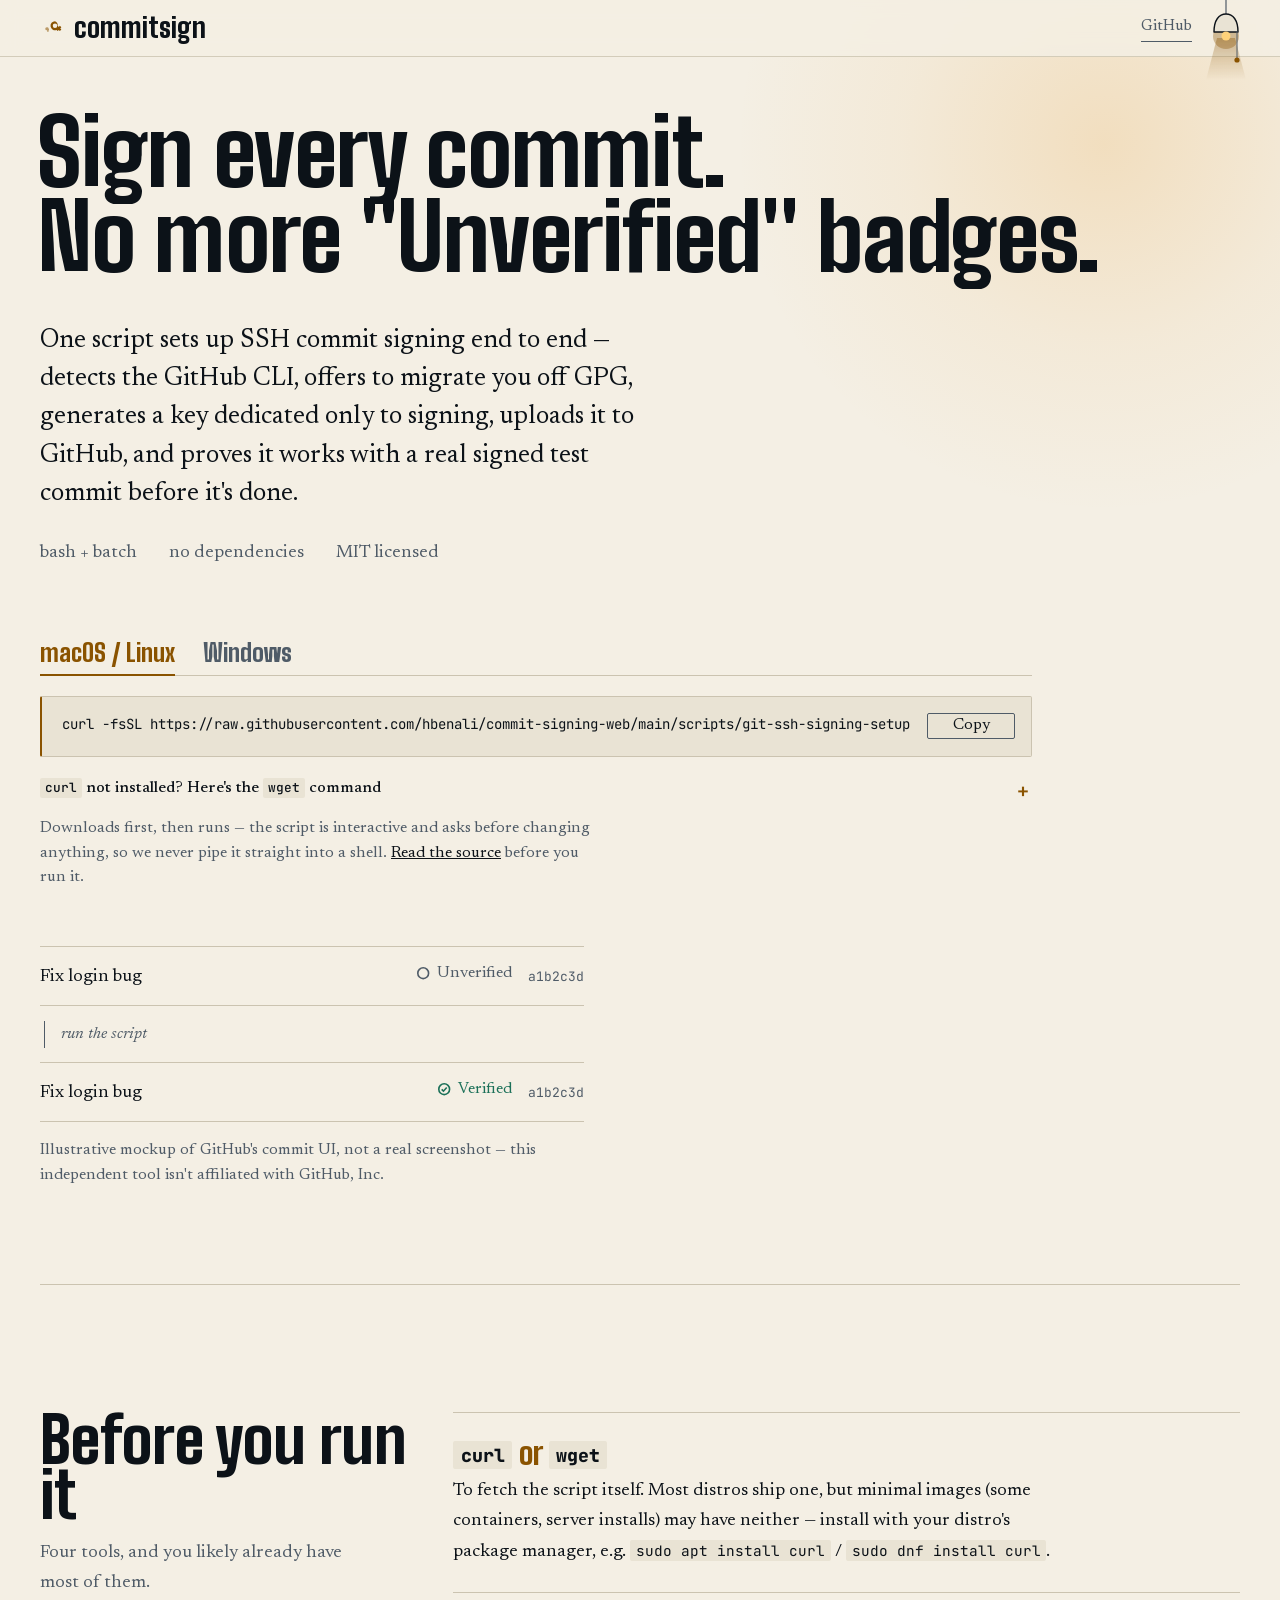
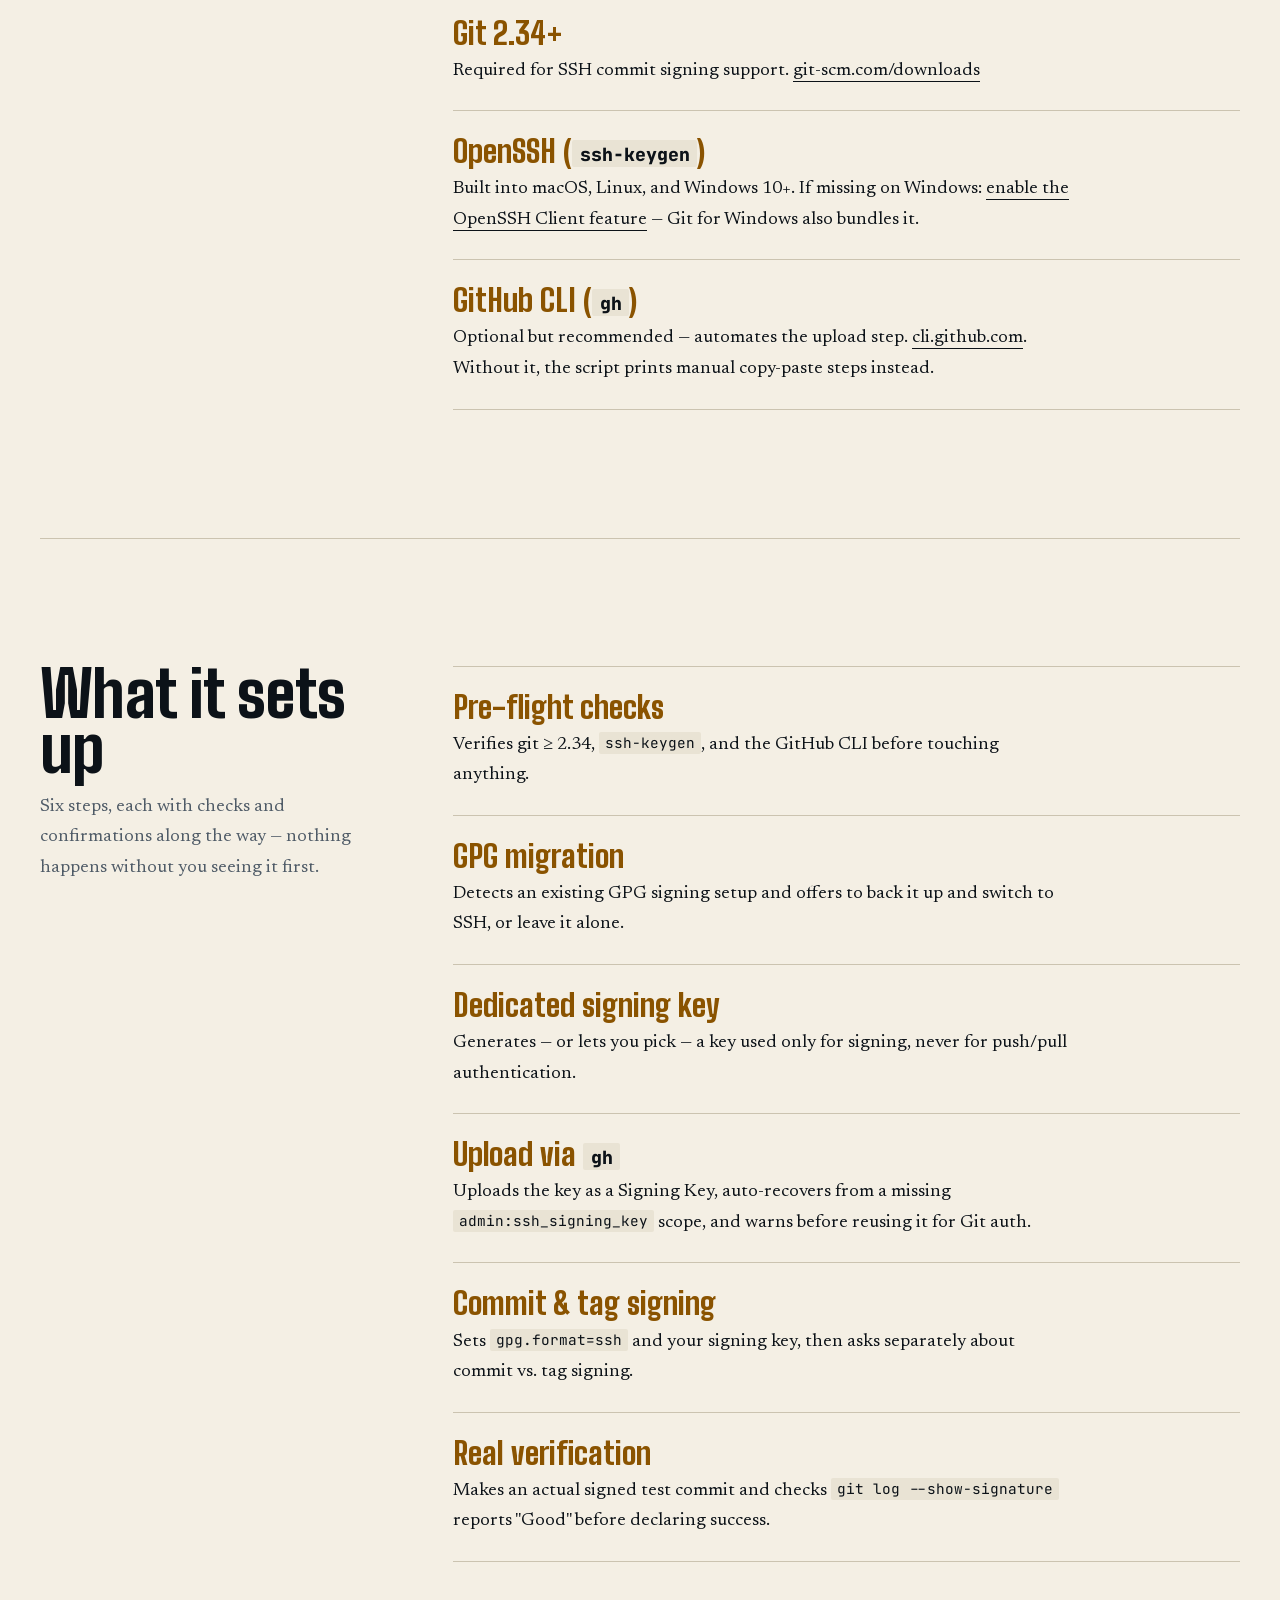
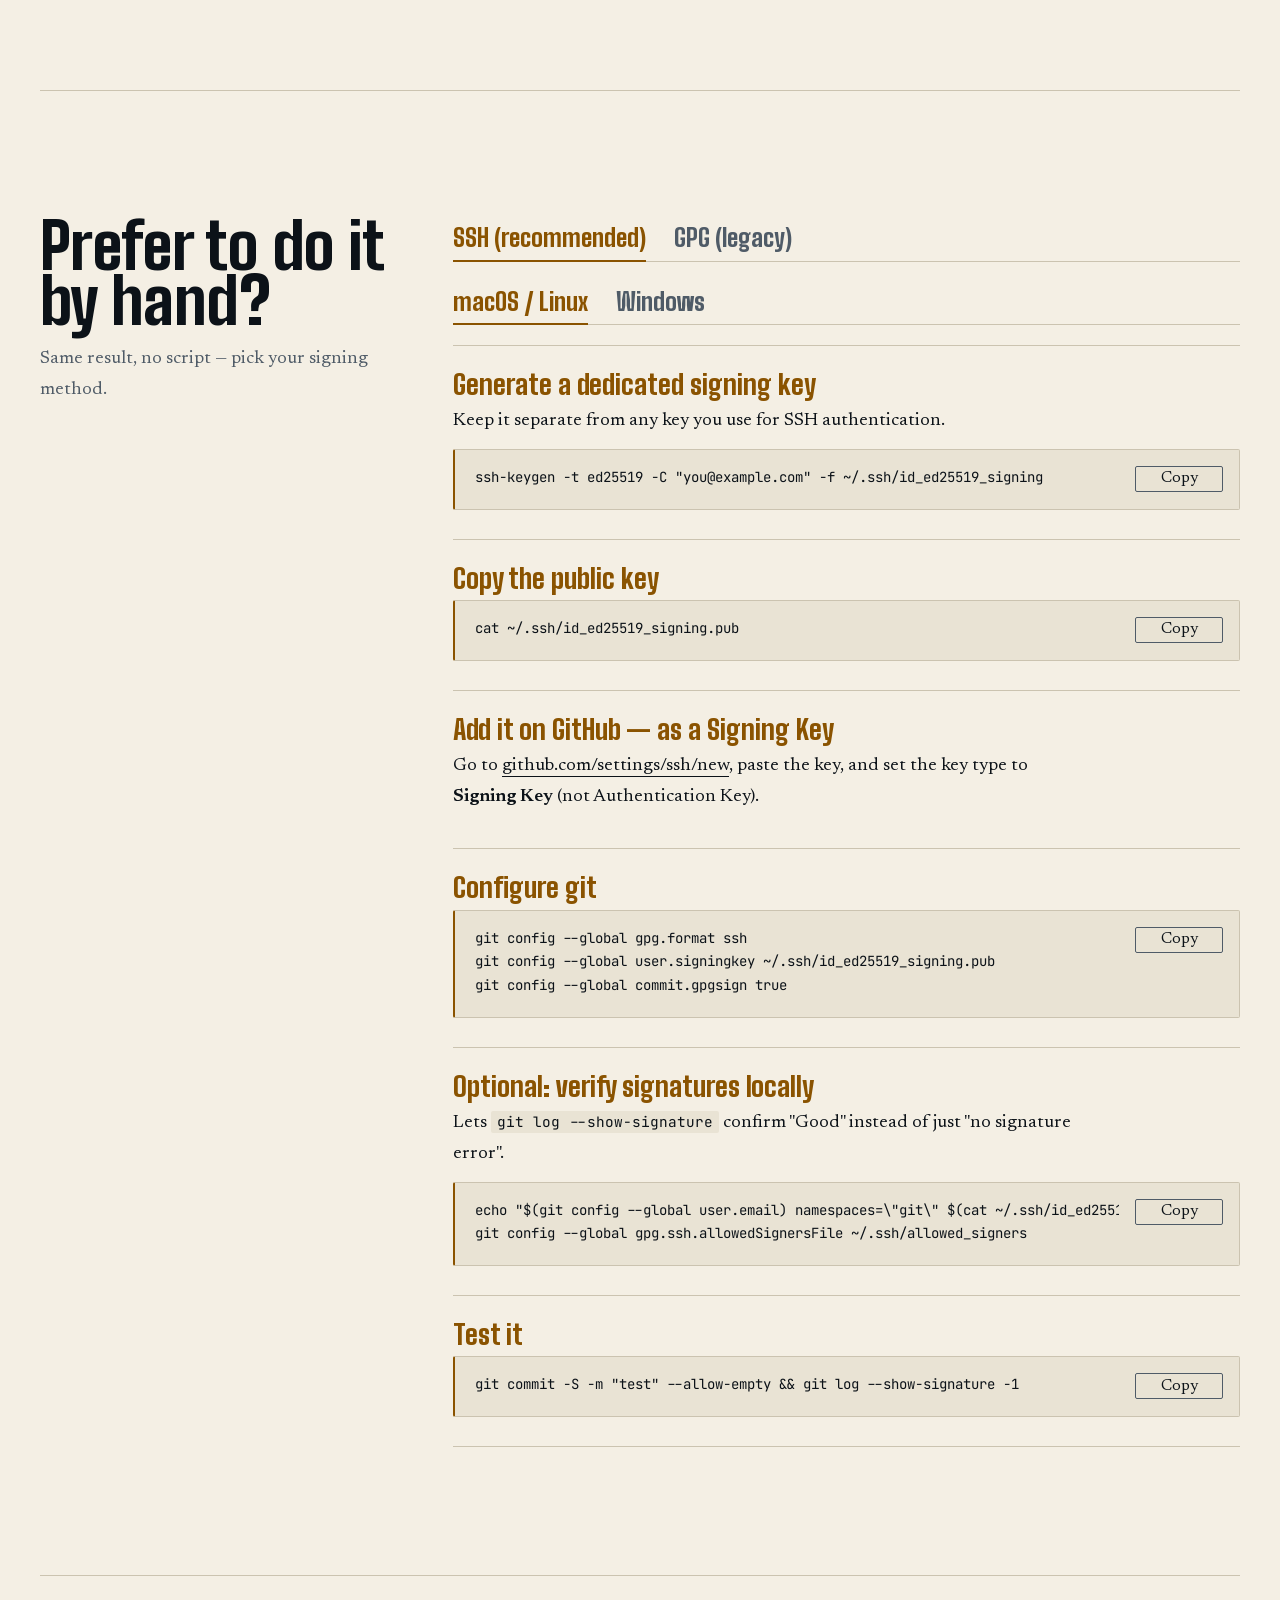
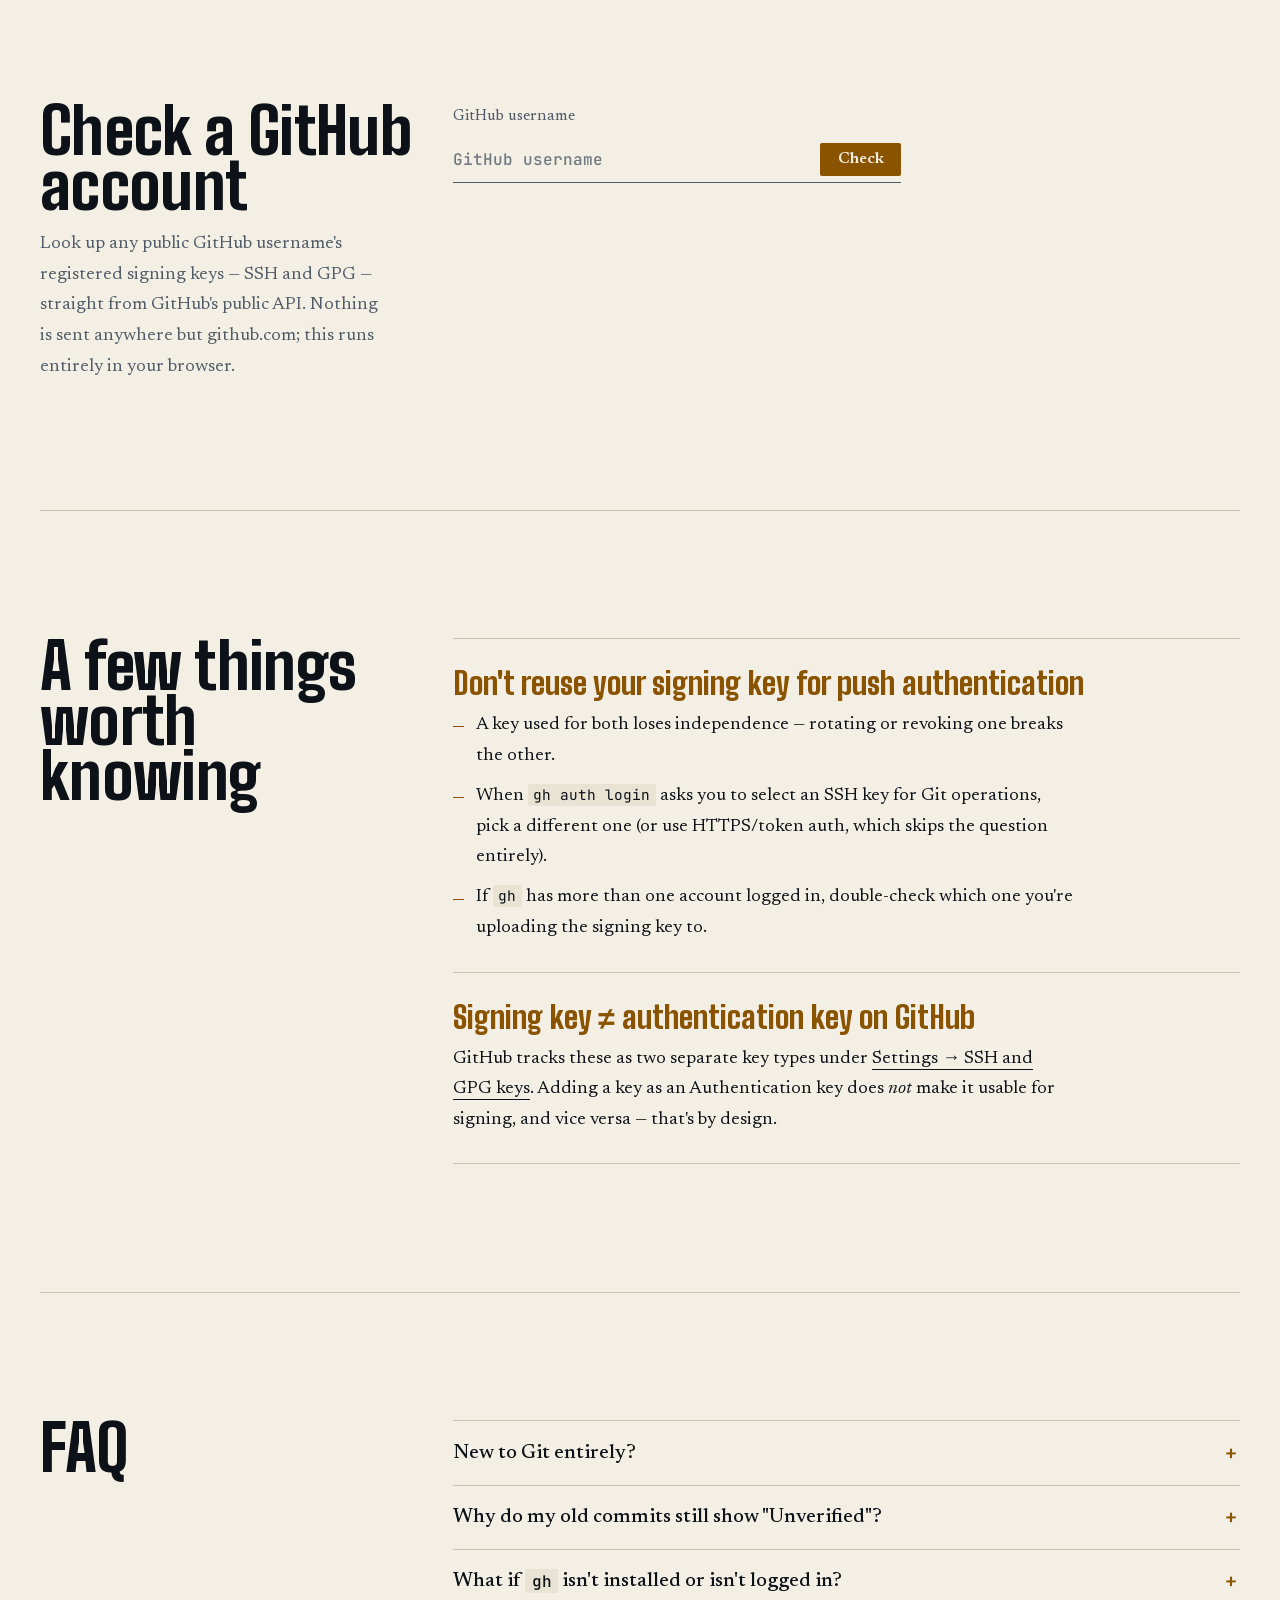
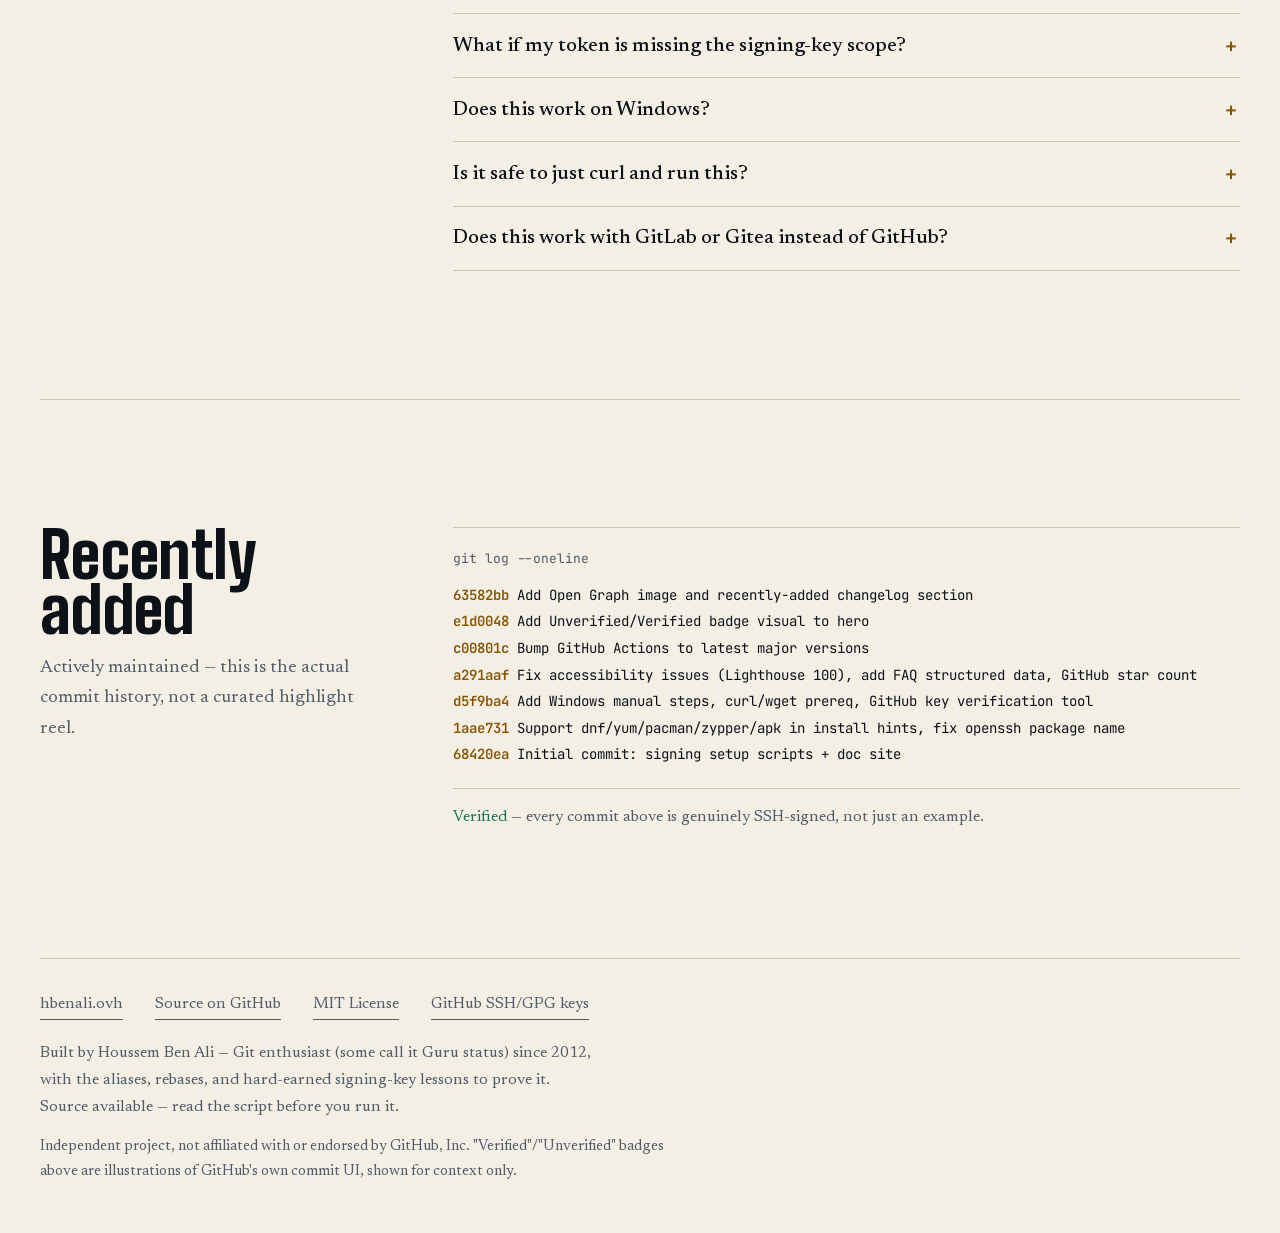
<file: index.html>
<!doctype html>
<html lang="en">
<head>
<meta charset="UTF-8">
<meta name="viewport" content="width=device-width, initial-scale=1">
<title>CommitSign — set up Git commit signing in one command</title>
<meta name="description" content="A copy-paste script that sets up SSH commit signing end to end: detects gh CLI, migrates you off GPG, generates a dedicated signing key, uploads it to GitHub, and verifies a real signed commit. Manual GPG and SSH guides included.">
<link rel="canonical" href="https://commitsign.hbenali.ovh/">
<meta name="color-scheme" content="dark light">
<meta name="theme-color" content="#0c1218" media="(prefers-color-scheme: dark)">
<meta name="theme-color" content="#f4efe4" media="(prefers-color-scheme: light)">
<link rel="icon" href="/favicon.svg" type="image/svg+xml">
<link rel="manifest" href="/manifest.json">
<link rel="preload" as="font" type="font/woff2" href="/fonts/big-shoulders-latin-wght.woff2" crossorigin>
<link rel="preload" as="font" type="font/woff2" href="/fonts/newsreader-latin-wght.woff2" crossorigin>
<meta name="mobile-web-app-capable" content="yes">
<meta name="apple-mobile-web-app-capable" content="yes">
<meta name="apple-mobile-web-app-status-bar-style" content="black-translucent">
<meta name="apple-mobile-web-app-title" content="CommitSign">
<link rel="apple-touch-icon" href="/icon-192.png">

<!-- Security (static hosting: no custom HTTP headers, so CSP/referrer are set here; X-Frame-Options/X-Content-Type-Options need a real header and aren't achievable via meta) -->
<meta http-equiv="Content-Security-Policy" content="default-src 'self'; script-src 'self'; style-src 'self'; font-src 'self'; img-src 'self' data:; connect-src 'self' https://api.github.com; object-src 'none'; base-uri 'self'; form-action 'self'">
<meta name="referrer" content="strict-origin-when-cross-origin">

<meta property="og:type" content="website">
<meta property="og:site_name" content="CommitSign">
<meta property="og:title" content="CommitSign — set up Git commit signing in one command">
<meta property="og:description" content="Copy, paste, done: SSH commit signing setup with GPG migration, gh CLI integration, and real verification. Plus manual SSH and GPG guides.">
<meta property="og:url" content="https://commitsign.hbenali.ovh/">
<meta property="og:image" content="https://commitsign.hbenali.ovh/og-image.png">
<meta property="og:image:width" content="1200">
<meta property="og:image:height" content="630">
<meta property="og:image:alt" content="CommitSign — Sign every commit. No more &quot;Unverified&quot; badges.">
<meta name="twitter:card" content="summary_large_image">
<meta name="twitter:title" content="CommitSign — set up Git commit signing in one command">
<meta name="twitter:description" content="Copy, paste, done: SSH commit signing setup with GPG migration, gh CLI integration, and real verification.">
<meta name="twitter:image" content="https://commitsign.hbenali.ovh/og-image.png">

<script type="application/ld+json">
{
  "@context": "https://schema.org",
  "@type": "SoftwareSourceCode",
  "name": "commit-signing-web",
  "description": "Interactive setup scripts for Git SSH commit signing, with GPG migration detection, GitHub CLI integration, and post-setup verification.",
  "codeRepository": "https://github.com/hbenali/commit-signing-web",
  "programmingLanguage": ["Bash", "Batch"],
  "url": "https://commitsign.hbenali.ovh/",
  "license": "https://opensource.org/licenses/MIT",
  "author": { "@type": "Person", "name": "Houssem Ben Ali" }
}
</script>

<script type="application/ld+json">
{
  "@context": "https://schema.org",
  "@type": "FAQPage",
  "mainEntity": [
    {
      "@type": "Question",
      "name": "New to Git entirely?",
      "acceptedAnswer": {
        "@type": "Answer",
        "text": "This site assumes you already use Git day to day. If you don't yet: install it, then set your identity once with git config --global user.name \"Your Name\" and git config --global user.email \"you@example.com\". The everyday loop is git add (stage changes), git commit -m \"message\" (save them), and git push (send them to a remote like GitHub). The official Git documentation (git-scm.com/doc) — especially the free Pro Git book (git-scm.com/book/en/v2) — is the best place to actually learn it properly; come back here once commit and push feel routine."
      }
    },
    {
      "@type": "Question",
      "name": "Why do my old commits still show \"Unverified\"?",
      "acceptedAnswer": {
        "@type": "Answer",
        "text": "Signing only applies going forward. Past commits keep whatever signature (or lack of one) they were made with — re-signing history means rewriting it, which isn't something this script does automatically."
      }
    },
    {
      "@type": "Question",
      "name": "What if gh isn't installed or isn't logged in?",
      "acceptedAnswer": {
        "@type": "Answer",
        "text": "The script falls back to printing the exact manual steps — copy the public key, and add it at github.com/settings/ssh/new yourself. Nothing blocks on the GitHub CLI being available."
      }
    },
    {
      "@type": "Question",
      "name": "What if my token is missing the signing-key scope?",
      "acceptedAnswer": {
        "@type": "Answer",
        "text": "GitHub added a dedicated admin:ssh_signing_key scope for managing signing keys. If your upload fails because of it, the script recognizes the exact error and offers to run gh auth refresh -h github.com -s admin:ssh_signing_key for you, then retries automatically."
      }
    },
    {
      "@type": "Question",
      "name": "Does this work on Windows?",
      "acceptedAnswer": {
        "@type": "Answer",
        "text": "Yes — a .bat version ships alongside the .sh one, with the same checks, GPG-migration prompt, and verification flow adapted for cmd.exe."
      }
    },
    {
      "@type": "Question",
      "name": "Is it safe to just curl and run this?",
      "acceptedAnswer": {
        "@type": "Answer",
        "text": "The script downloads to a file first and only then executes — it never pipes into a shell — specifically so you have the chance to open and read it before running. Every change it makes is behind its own confirmation prompt."
      }
    },
    {
      "@type": "Question",
      "name": "Does this work with GitLab or Gitea instead of GitHub?",
      "acceptedAnswer": {
        "@type": "Answer",
        "text": "Commit signing itself — SSH or GPG — is a git feature, not a GitHub one: it happens entirely on your machine and doesn't care which remote you push to. Only the upload-your-key step differs. The script's gh integration is GitHub-specific, so on GitLab or Gitea it'll fall back to manual instructions — add the same public key yourself under GitLab's SSH Keys settings (set usage type to Signing) or GPG Keys, or your Gitea instance's Settings → SSH/GPG Keys page. Everything else — the dedicated key, git config, and verification steps — is identical."
      }
    }
  ]
}
</script>

<script src="/theme.js"></script>
<link rel="stylesheet" href="/site.css">
<script src="/app.js" defer></script>
</head>
<body>
<a class="skip" href="#main">Skip to content</a>

<header class="bar">
  <div class="bar-inner">
    <a class="mark" href="/"><svg viewBox="0 0 64 64" aria-hidden="true"><path d="M40 14a12 12 0 1 0 4.24 23.24L47 40l3-3 3 3 4-4-3-3 3-3-4-4-3 3-2.76-2.76A12 12 0 0 0 40 14Zm0 6a6 6 0 1 1 0 12 6 6 0 0 1 0-12Z"/><path opacity=".55" d="M18 30a4 4 0 1 0 0 8h1v4h4v-4h1v-4h-1a4 4 0 0 0-5-4Z"/></svg>commitsign</a>
    <div class="bar-end">
      <a href="https://github.com/hbenali/commit-signing-web" rel="noopener" title="Like it? Star the repo!">GitHub</a>
      <span class="star-pill" id="star-count" hidden><span id="star-count-num"></span> stars</span>
    </div>
  </div>
</header>

<main id="main">

  <section class="hero wrap">
    <h1 class="display"><span class="line"><span>Sign every commit.</span></span><span class="line"><span>No more "Unverified" badges.</span></span></h1>
    <p class="lead">One script sets up SSH commit signing end to end — detects the GitHub CLI, offers to migrate you off GPG, generates a key dedicated only to signing, uploads it to GitHub, and proves it works with a real signed test commit before it's done.</p>
    <ul class="facts">
      <li>bash + batch</li>
      <li>no dependencies</li>
      <li>MIT licensed</li>
    </ul>

    <div class="install">
    <input class="tab-radio" type="radio" name="os" id="os-sh" checked>
    <input class="tab-radio" type="radio" name="os" id="os-win">
    <div class="tabbar">
      <label for="os-sh">macOS / Linux</label>
      <label for="os-win">Windows</label>
    </div>

    <div class="os-panels">
      <div class="tab-panel" id="panel-sh">
        <div class="codeblock">
          <code>curl -fsSL https://raw.githubusercontent.com/hbenali/commit-signing-web/main/scripts/git-ssh-signing-setup.sh -o git-ssh-signing-setup.sh &amp;&amp; chmod +x git-ssh-signing-setup.sh &amp;&amp; ./git-ssh-signing-setup.sh</code>
          <button class="copy-btn" type="button" data-copy-target="panel-sh">Copy</button>
        </div>
        <details class="faq in-panel">
          <summary><code class="inline">curl</code> not installed? Here's the <code class="inline">wget</code> command</summary>
          <div class="codeblock" id="panel-sh-wget">
            <code>wget -q https://raw.githubusercontent.com/hbenali/commit-signing-web/main/scripts/git-ssh-signing-setup.sh -O git-ssh-signing-setup.sh &amp;&amp; chmod +x git-ssh-signing-setup.sh &amp;&amp; ./git-ssh-signing-setup.sh</code>
            <button class="copy-btn" type="button" data-copy-target="panel-sh-wget">Copy</button>
          </div>
        </details>
      </div>
      <div class="tab-panel" id="panel-win">
        <div class="codeblock">
          <code>curl -fsSL https://raw.githubusercontent.com/hbenali/commit-signing-web/main/scripts/git-ssh-signing-setup.bat -o git-ssh-signing-setup.bat &amp;&amp; git-ssh-signing-setup.bat</code>
          <button class="copy-btn" type="button" data-copy-target="panel-win">Copy</button>
        </div>
      </div>
    </div>

    <p class="hint">Downloads first, then runs — the script is interactive and asks before changing anything, so we never pipe it straight into a shell. <a href="https://github.com/hbenali/commit-signing-web/blob/main/scripts/git-ssh-signing-setup.sh" rel="noopener">Read the source</a> before you run it.</p>
    </div>
    <div class="mock" aria-hidden="true">
      <div class="mock-row">
        <span class="mock-msg">Fix login bug</span>
        <span class="mock-state unverified"><svg viewBox="0 0 16 16"><circle cx="8" cy="8" r="6"/></svg>Unverified</span>
        <code class="mock-hash">a1b2c3d</code>
      </div>
      <p class="mock-step">run the script</p>
      <div class="mock-row">
        <span class="mock-msg">Fix login bug</span>
        <span class="mock-state verified"><svg viewBox="0 0 16 16"><circle cx="8" cy="8" r="6"/><path d="M5.2 8.2l2 2 3.6-4"/></svg>Verified</span>
        <code class="mock-hash">a1b2c3d</code>
      </div>
    </div>
    <p class="hint">Illustrative mockup of GitHub's commit UI, not a real screenshot — this independent tool isn't affiliated with GitHub, Inc.</p>
  </section>

  <section class="block wrap" id="prerequisites">
    <div class="block-head"><div>
      <h2 class="display block-title">Before you run it</h2>
      <p class="block-note">Four tools, and you likely already have most of them.</p>
    </div></div>
    <div class="block-body">
    <ul class="rows">
      <li>
        <h3><code class="inline">curl</code> or <code class="inline">wget</code></h3>
        <p>To fetch the script itself. Most distros ship one, but minimal images (some containers, server installs) may have neither — install with your distro's package manager, e.g. <code class="inline">sudo apt install curl</code> / <code class="inline">sudo dnf install curl</code>.</p></li>
      <li>
        <h3>Git 2.34+</h3>
        <p>Required for SSH commit signing support. <a href="https://git-scm.com/downloads" rel="noopener">git-scm.com/downloads</a></p></li>
      <li>
        <h3>OpenSSH (<code class="inline">ssh-keygen</code>)</h3>
        <p>Built into macOS, Linux, and Windows 10+. If missing on Windows: <a href="https://learn.microsoft.com/en-us/windows-server/administration/openssh/openssh_install_firstuse" rel="noopener">enable the OpenSSH Client feature</a> — Git for Windows also bundles it.</p></li>
      <li>
        <h3>GitHub CLI (<code class="inline">gh</code>)</h3>
        <p>Optional but recommended — automates the upload step. <a href="https://cli.github.com" rel="noopener">cli.github.com</a>. Without it, the script prints manual copy-paste steps instead.</p></li>
    </ul>
    </div>
  </section>

  <section class="block wrap" id="what-it-does">
    <div class="block-head"><div>
      <h2 class="display block-title">What it sets up</h2>
      <p class="block-note">Six steps, each with checks and confirmations along the way — nothing happens without you seeing it first.</p>
    </div></div>
    <div class="block-body">
    <ol class="rows">
      <li>
        <h3>Pre-flight checks</h3>
        <p>Verifies git ≥ 2.34, <code class="inline">ssh-keygen</code>, and the GitHub CLI before touching anything.</p></li>
      <li>
        <h3>GPG migration</h3>
        <p>Detects an existing GPG signing setup and offers to back it up and switch to SSH, or leave it alone.</p></li>
      <li>
        <h3>Dedicated signing key</h3>
        <p>Generates — or lets you pick — a key used only for signing, never for push/pull authentication.</p></li>
      <li>
        <h3>Upload via <code class="inline">gh</code></h3>
        <p>Uploads the key as a Signing Key, auto-recovers from a missing <code class="inline">admin:ssh_signing_key</code> scope, and warns before reusing it for Git auth.</p></li>
      <li>
        <h3>Commit &amp; tag signing</h3>
        <p>Sets <code class="inline">gpg.format=ssh</code> and your signing key, then asks separately about commit vs. tag signing.</p></li>
      <li>
        <h3>Real verification</h3>
        <p>Makes an actual signed test commit and checks <code class="inline">git log --show-signature</code> reports "Good" before declaring success.</p></li>
    </ol>
    </div>
  </section>

  <section class="block wrap" id="manual">
    <div class="block-head"><div>
      <h2 class="display block-title">Prefer to do it by hand?</h2>
      <p class="block-note">Same result, no script — pick your signing method.</p>
    </div></div>
    <div class="block-body">

    <input class="tab-radio" type="radio" name="man" id="man-ssh" checked>
    <input class="tab-radio" type="radio" name="man" id="man-gpg">
    <div class="tabbar">
      <label for="man-ssh">SSH (recommended)</label>
      <label for="man-gpg">GPG (legacy)</label>
    </div>

    <div class="man-panels">
      <div class="tab-panel" id="panel-ssh-manual">
        <input class="tab-radio" type="radio" name="sshos" id="sshos-sh" checked>
        <input class="tab-radio" type="radio" name="sshos" id="sshos-win">
        <div class="tabbar">
          <label for="sshos-sh">macOS / Linux</label>
          <label for="sshos-win">Windows</label>
        </div>

        <ol class="steps">
          <li>
            <strong>Generate a dedicated signing key</strong>
            <p>Keep it separate from any key you use for SSH authentication.</p>
            <div class="codeblock tab-panel" data-os="sh" id="ssh-step1-sh">
              <code>ssh-keygen -t ed25519 -C "you@example.com" -f ~/.ssh/id_ed25519_signing</code>
              <button class="copy-btn" type="button" data-copy-target="ssh-step1-sh">Copy</button>
            </div>
            <div class="codeblock tab-panel" data-os="win" id="ssh-step1-win">
              <code>ssh-keygen -t ed25519 -C "you@example.com" -f %USERPROFILE%\.ssh\id_ed25519_signing</code>
              <button class="copy-btn" type="button" data-copy-target="ssh-step1-win">Copy</button>
            </div>
          </li>
          <li>
            <strong>Copy the public key</strong>
            <div class="codeblock tab-panel" data-os="sh" id="ssh-step2-sh">
              <code>cat ~/.ssh/id_ed25519_signing.pub</code>
              <button class="copy-btn" type="button" data-copy-target="ssh-step2-sh">Copy</button>
            </div>
            <div class="codeblock tab-panel" data-os="win" id="ssh-step2-win">
              <code>type %USERPROFILE%\.ssh\id_ed25519_signing.pub</code>
              <button class="copy-btn" type="button" data-copy-target="ssh-step2-win">Copy</button>
            </div>
          </li>
          <li>
            <strong>Add it on GitHub — as a Signing Key</strong>
            <p>Go to <a href="https://github.com/settings/ssh/new" rel="noopener">github.com/settings/ssh/new</a>, paste the key, and set the key type to <strong>Signing Key</strong> (not Authentication Key).</p>
          </li>
          <li>
            <strong>Configure git</strong>
            <div class="codeblock tab-panel" data-os="sh" id="ssh-step4-sh">
              <code>git config --global gpg.format ssh
git config --global user.signingkey ~/.ssh/id_ed25519_signing.pub
git config --global commit.gpgsign true</code>
              <button class="copy-btn" type="button" data-copy-target="ssh-step4-sh">Copy</button>
            </div>
            <div class="codeblock tab-panel" data-os="win" id="ssh-step4-win">
              <code>git config --global gpg.format ssh
git config --global user.signingkey %USERPROFILE%\.ssh\id_ed25519_signing.pub
git config --global commit.gpgsign true</code>
              <button class="copy-btn" type="button" data-copy-target="ssh-step4-win">Copy</button>
            </div>
          </li>
          <li>
            <strong>Optional: verify signatures locally</strong>
            <p>Lets <code class="inline">git log --show-signature</code> confirm "Good" instead of just "no signature error".</p>
            <div class="codeblock tab-panel" data-os="sh" id="ssh-step5-sh">
              <code>echo "$(git config --global user.email) namespaces=\"git\" $(cat ~/.ssh/id_ed25519_signing.pub)" &gt;&gt; ~/.ssh/allowed_signers
git config --global gpg.ssh.allowedSignersFile ~/.ssh/allowed_signers</code>
              <button class="copy-btn" type="button" data-copy-target="ssh-step5-sh">Copy</button>
            </div>
            <div class="codeblock tab-panel" data-os="win" id="ssh-step5-win">
              <code>for /f "delims=" %i in ('git config --global user.email') do set EMAIL=%i
for /f "usebackq tokens=1,2" %a in ("%USERPROFILE%\.ssh\id_ed25519_signing.pub") do echo %EMAIL% namespaces="git" %a %b>>%USERPROFILE%\.ssh\allowed_signers
git config --global gpg.ssh.allowedSignersFile %USERPROFILE%\.ssh\allowed_signers</code>
              <button class="copy-btn" type="button" data-copy-target="ssh-step5-win">Copy</button>
            </div>
          </li>
          <li>
            <strong>Test it</strong>
            <div class="codeblock" id="ssh-step6">
              <code>git commit -S -m "test" --allow-empty &amp;&amp; git log --show-signature -1</code>
              <button class="copy-btn" type="button" data-copy-target="ssh-step6">Copy</button>
            </div>
          </li>
        </ol>
      </div>

      <div class="tab-panel" id="panel-gpg-manual">
        <ol class="steps">
          <li>
            <strong>Generate a key</strong>
            <p>Ed25519, signing-only, expiring in 2 years — adjust as you like.</p>
            <div class="codeblock" id="gpg-step1">
              <code>gpg --quick-generate-key "Your Name &lt;you@example.com&gt;" ed25519 sign 2y</code>
              <button class="copy-btn" type="button" data-copy-target="gpg-step1">Copy</button>
            </div>
          </li>
          <li>
            <strong>Find the key ID</strong>
            <div class="codeblock" id="gpg-step2">
              <code>gpg --list-secret-keys --keyid-format=long</code>
              <button class="copy-btn" type="button" data-copy-target="gpg-step2">Copy</button>
            </div>
          </li>
          <li>
            <strong>Export the public key</strong>
            <div class="codeblock" id="gpg-step3">
              <code>gpg --armor --export &lt;KEY_ID&gt;</code>
              <button class="copy-btn" type="button" data-copy-target="gpg-step3">Copy</button>
            </div>
          </li>
          <li>
            <strong>Add it on GitHub</strong>
            <p>Go to <a href="https://github.com/settings/gpg/new" rel="noopener">github.com/settings/gpg/new</a> and paste the exported block.</p>
          </li>
          <li>
            <strong>Configure git</strong>
            <div class="codeblock" id="gpg-step4">
              <code>git config --global user.signingkey &lt;KEY_ID&gt;
git config --global commit.gpgsign true</code>
              <button class="copy-btn" type="button" data-copy-target="gpg-step4">Copy</button>
            </div>
          </li>
          <li>
            <strong>Test it</strong>
            <div class="codeblock" id="gpg-step5">
              <code>git commit -S -m "test" --allow-empty &amp;&amp; git log --show-signature -1</code>
              <button class="copy-btn" type="button" data-copy-target="gpg-step5">Copy</button>
            </div>
          </li>
        </ol>

        <div class="note panel-note">
          <h3>GPG still works fine</h3>
          <p>It's just more machinery — a separate keyring and passphrase-agent setup — for a result SSH signing gets from a key format you probably already have. If you've already got a GPG setup, the script detects it and offers to migrate you to SSH instead of fighting it.</p>
          <p>The commands above are identical on Windows — install <a href="https://gpg4win.org" rel="noopener">Gpg4win</a> first, then run them as-is in <code class="inline">cmd</code> or PowerShell.</p>
        </div>
      </div>
    </div>
</div>
  </section>

  <section class="block wrap" id="verify">
    <div class="block-head"><div>
      <h2 class="display block-title">Check a GitHub account</h2>
      <p class="block-note">Look up any public GitHub username's registered signing keys — SSH and GPG — straight from GitHub's public API. Nothing is sent anywhere but github.com; this runs entirely in your browser.</p>
    </div></div>
    <div class="block-body">
    <form id="verify-form" class="verify-form">
      <label for="verify-username">GitHub username</label>
      <div class="verify-row">
        <input type="text" id="verify-username" name="username" placeholder="GitHub username" autocomplete="off" autocapitalize="off" spellcheck="false" required>
        <button type="submit">Check</button>
      </div>
    </form>
    <div id="verify-results" aria-live="polite"></div>
</div>
  </section>

  <section class="block wrap" id="why">
    <div class="block-head"><div>
      <h2 class="display block-title">A few things worth knowing</h2>
    </div></div>
    <div class="block-body"><div class="note">
      <h3>Don't reuse your signing key for push authentication</h3>
      <ul>
        <li>A key used for both loses independence — rotating or revoking one breaks the other.</li>
        <li>When <code class="inline">gh auth login</code> asks you to select an SSH key for Git operations, pick a different one (or use HTTPS/token auth, which skips the question entirely).</li>
        <li>If <code class="inline">gh</code> has more than one account logged in, double-check which one you're uploading the signing key to.</li>
      </ul>
    </div>
    <div class="note">
      <h3>Signing key ≠ authentication key on GitHub</h3>
      <p>GitHub tracks these as two separate key types under <a href="https://github.com/settings/keys" rel="noopener">Settings → SSH and GPG keys</a>. Adding a key as an Authentication key does <em>not</em> make it usable for signing, and vice versa — that's by design.</p>
    </div>
</div>
  </section>

  <section class="block wrap" id="faq">
    <div class="block-head"><div>
      <h2 class="display block-title">FAQ</h2>
    </div></div>
    <div class="block-body faq-list"><details class="faq">
      <summary>New to Git entirely?</summary>
      <p>This site assumes you already use Git day to day. If you don't yet: install it, then set your identity once with <code class="inline">git config --global user.name "Your Name"</code> and <code class="inline">git config --global user.email "you@example.com"</code>. The everyday loop is <code class="inline">git add</code> (stage changes), <code class="inline">git commit -m "message"</code> (save them), and <code class="inline">git push</code> (send them to a remote like GitHub). The <a href="https://git-scm.com/doc" rel="noopener">official Git documentation</a> — especially the free <a href="https://git-scm.com/book/en/v2" rel="noopener">Pro Git book</a> — is the best place to actually learn it properly; come back here once commit and push feel routine.</p>
    </details>
    <details class="faq">
      <summary>Why do my old commits still show "Unverified"?</summary>
      <p>Signing only applies going forward. Past commits keep whatever signature (or lack of one) they were made with — re-signing history means rewriting it, which isn't something this script does automatically.</p>
    </details>
    <details class="faq">
      <summary>What if <code class="inline">gh</code> isn't installed or isn't logged in?</summary>
      <p>The script falls back to printing the exact manual steps — copy the public key, and add it at github.com/settings/ssh/new yourself. Nothing blocks on the GitHub CLI being available.</p>
    </details>
    <details class="faq">
      <summary>What if my token is missing the signing-key scope?</summary>
      <p>GitHub added a dedicated <code class="inline">admin:ssh_signing_key</code> scope for managing signing keys. If your upload fails because of it, the script recognizes the exact error and offers to run <code class="inline">gh auth refresh -h github.com -s admin:ssh_signing_key</code> for you, then retries automatically.</p>
    </details>
    <details class="faq">
      <summary>Does this work on Windows?</summary>
      <p>Yes — a <code class="inline">.bat</code> version ships alongside the <code class="inline">.sh</code> one, with the same checks, GPG-migration prompt, and verification flow adapted for <code class="inline">cmd.exe</code>.</p>

    </details>
    <details class="faq">
      <summary>Is it safe to just curl and run this?</summary>
      <p>The script downloads to a file first and only then executes — it never pipes into a shell — specifically so you have the chance to open and read it before running. Every change it makes is behind its own confirmation prompt.</p>
    </details>
    <details class="faq">
      <summary>Does this work with GitLab or Gitea instead of GitHub?</summary>
      <p>Commit signing itself — SSH or GPG — is a git feature, not a GitHub one: it happens entirely on your machine and doesn't care which remote you push to. Only the "upload your key" step differs. The script's <code class="inline">gh</code> integration is GitHub-specific, so on GitLab or Gitea it'll fall back to manual instructions — add the same public key yourself under GitLab's <a href="https://gitlab.com/-/user_settings/ssh_keys" rel="noopener">SSH Keys</a> settings (set usage type to "Signing") or <a href="https://gitlab.com/-/profile/gpg_keys" rel="noopener">GPG Keys</a>, or your Gitea instance's Settings → SSH/GPG Keys page. Everything else — the dedicated key, git config, and verification steps — is identical.</p>
    </details>
</div>
  </section>

  <section class="block wrap" id="changelog">
    <div class="block-head"><div>
      <h2 class="display block-title">Recently added</h2>
      <p class="block-note">Actively maintained — this is the actual commit history, not a curated highlight reel.</p>
    </div></div>
    <div class="block-body">
    <div class="log">
      <p class="log-title">git log --oneline</p>
      <pre><code><span class="term-hash">63582bb</span> Add Open Graph image and recently-added changelog section
<span class="term-hash">e1d0048</span> Add Unverified/Verified badge visual to hero
<span class="term-hash">c00801c</span> Bump GitHub Actions to latest major versions
<span class="term-hash">a291aaf</span> Fix accessibility issues (Lighthouse 100), add FAQ structured data, GitHub star count
<span class="term-hash">d5f9ba4</span> Add Windows manual steps, curl/wget prereq, GitHub key verification tool
<span class="term-hash">1aae731</span> Support dnf/yum/pacman/zypper/apk in install hints, fix openssh package name
<span class="term-hash">68420ea</span> Initial commit: signing setup scripts + doc site</code></pre>
    </div>
    <p class="hint"><span class="verified-word">Verified</span> — every commit above is genuinely SSH-signed, not just an example.</p>
</div>
  </section>

</main>

<footer class="foot">
  <div>
    <div class="foot-links">
      <a href="https://hbenali.ovh" rel="noopener">hbenali.ovh</a>
      <a href="https://github.com/hbenali/commit-signing-web" rel="noopener">Source on GitHub</a>
      <a href="https://github.com/hbenali/commit-signing-web/blob/main/LICENSE" rel="noopener">MIT License</a>
      <a href="https://github.com/settings/keys" rel="noopener">GitHub SSH/GPG keys</a>
    </div>
    <p>Built by Houssem Ben Ali — Git enthusiast (some call it Guru status) since 2012,<br>with the aliases, rebases, and hard-earned signing-key lessons to prove it.<br>Source available — read the script before you run it.</p>
    <p>Independent project, not affiliated with or endorsed by GitHub, Inc. "Verified"/"Unverified" badges above are illustrations of GitHub's own commit UI, shown for context only.</p>
  </div>
</footer>

<button id="scroll-top-btn" class="scroll-top-btn" type="button" aria-label="Back to top">
  <svg viewBox="0 0 16 16" aria-hidden="true" fill="currentColor"><path d="M8 3.5a.75.75 0 0 1 .53.22l5 5a.75.75 0 1 1-1.06 1.06L8 6.31 3.53 9.78a.75.75 0 1 1-1.06-1.06l5-5A.75.75 0 0 1 8 3.5Z"/></svg>
</button>

</body>
</html>
</file>
<file: site.css>
/* commitsign.hbenali.ovh: one stylesheet for every page. Dark editorial: cold ink, bone text,
   a sodium-lamp glow, verdigris for success only. Fonts are self-hosted (see fonts/README.md). */

@font-face {
    font-family: 'Big Shoulders';
    font-style: normal;
    font-weight: 600 900;
    font-display: swap;
    src: url('fonts/big-shoulders-latin-wght.woff2') format('woff2');
}
@font-face {
    font-family: 'Newsreader';
    font-style: normal;
    font-weight: 200 800;
    font-display: swap;
    src: url('fonts/newsreader-latin-wght.woff2') format('woff2');
}
@font-face {
    font-family: 'Newsreader';
    font-style: italic;
    font-weight: 200 800;
    font-display: swap;
    src: url('fonts/newsreader-italic-latin-wght.woff2') format('woff2');
}
@font-face {
    font-family: 'JetBrains Mono';
    font-style: normal;
    font-weight: 100 800;
    font-display: swap;
    src: url('fonts/jetbrains-mono-latin-wght.woff2') format('woff2');
}

:root {
    --ink: #0c1218;
    --slate: #17212b;
    --line: #263341;
    --bone: #e7e1d3;
    --mist: #8e9aa6;
    --sodium: #e9a23b;
    --verdigris: #5db7a0;
    --fail: #e5776f;
    --glow: rgba(233, 162, 59, 0.2);
    --glow-soft: rgba(233, 162, 59, 0.06);
    --glass: rgba(12, 18, 24, 0.82);
    --wash: rgba(23, 33, 43, 0.6);
    --rule: rgba(38, 51, 65, 0.7);

    --display: 'Big Shoulders', 'Arial Narrow', Impact, sans-serif;
    --serif: 'Newsreader', Georgia, serif;
    --mono: 'JetBrains Mono', ui-monospace, monospace;

    --gutter: clamp(1.5rem, 4vw, 2.5rem);
    color-scheme: dark;
}

/* Light: follows the system setting until the lamp (theme.js) is used. Dark above is the default and the identity.
   Contrast on --ink (page) / --slate (surface): text 16:1, muted 6.0/5.4, accent 5.5/4.9, ok 5.2/4.7, fail 5.7/5.1. */
@media (prefers-color-scheme: light) {
    :root:not([data-theme="dark"]) {
        --ink: #f4efe4;
        --slate: #e9e3d4;
        --line: #cbc3b0;
        --bone: #0c1218;
        --mist: #4f5b67;
        --sodium: #8a5300;
        --verdigris: #1b7058;
        --fail: #b3261e;
        --glow: rgba(233, 162, 59, 0.22);
        --glow-soft: rgba(233, 162, 59, 0.07);
        --glass: rgba(244, 239, 228, 0.86);
        --wash: rgba(233, 227, 212, 0.7);
        --rule: rgba(203, 195, 176, 0.8);
        color-scheme: light;
    }
}
:root[data-theme="light"] {
    --ink: #f4efe4;
    --slate: #e9e3d4;
    --line: #cbc3b0;
    --bone: #0c1218;
    --mist: #4f5b67;
    --sodium: #8a5300;
    --verdigris: #1b7058;
    --fail: #b3261e;
    --glow: rgba(233, 162, 59, 0.22);
    --glow-soft: rgba(233, 162, 59, 0.07);
    --glass: rgba(244, 239, 228, 0.86);
    --wash: rgba(233, 227, 212, 0.7);
    --rule: rgba(203, 195, 176, 0.8);
    color-scheme: light;
}

*, *::before, *::after { box-sizing: border-box; margin: 0; padding: 0; }

html { background: var(--ink); scroll-behavior: smooth; scroll-padding-top: 5.5rem; }

body {
    min-height: 100vh;
    background: var(--ink);
    color: var(--bone);
    font-family: var(--serif);
    font-size: 1.125rem;
    line-height: 1.7;
    font-optical-sizing: auto;
    -webkit-font-smoothing: antialiased;
    text-rendering: optimizeLegibility;
    overflow-x: hidden;
}

::selection { background: var(--sodium); color: var(--ink); }
:focus-visible { outline: 2px solid var(--sodium); outline-offset: 4px; border-radius: 2px; }

a { color: inherit; }
ul, ol { list-style: none; }
strong { font-weight: 600; }
em { font-style: italic; }
[hidden] { display: none !important; }

.sr-only {
    position: absolute; width: 1px; height: 1px; overflow: hidden;
    clip-path: inset(50%); white-space: nowrap;
}
.skip {
    position: fixed; top: 0.75rem; left: 0.75rem; z-index: 60;
    background: var(--sodium); color: var(--ink); padding: 0.5rem 1rem;
    transform: translateY(-300%);
}
.skip:focus { transform: none; }

/* Underline that draws in on hover and focus. */
.link, .block a, .foot a, .nf a, .bar-end a {
    text-decoration: none;
    background-image: linear-gradient(currentColor, currentColor);
    background-repeat: no-repeat;
    background-size: 100% 1px;
    background-position: 0 100%;
    padding-bottom: 2px;
    transition: background-size 0.35s cubic-bezier(0.22, 1, 0.36, 1), color 0.2s;
}
.link:hover, .link:focus-visible, .block a:hover, .block a:focus-visible,
.foot a:hover, .foot a:focus-visible, .nf a:hover, .nf a:focus-visible,
.bar-end a:hover, .bar-end a:focus-visible { color: var(--sodium); background-size: 100% 2px; }

.display { font-family: var(--display); font-weight: 800; line-height: 0.86; letter-spacing: -0.01em; }

code, kbd { font-family: var(--mono); }
code.inline {
    font-size: 0.8em; background: var(--slate); padding: 0.1em 0.4em; border-radius: 2px;
    overflow-wrap: anywhere;
}

/* ───────────── Top bar ───────────── */
.bar {
    position: fixed; inset: 0 0 auto 0; z-index: 40;
    border-bottom: 1px solid var(--rule);
    background: var(--glass);
    -webkit-backdrop-filter: blur(10px); backdrop-filter: blur(10px);
}
.bar-inner {
    max-width: 110rem; margin: 0 auto; padding: 0.55rem var(--gutter);
    display: flex; align-items: center; justify-content: space-between; column-gap: 1.5rem;
}
.mark {
    display: inline-flex; align-items: center; gap: 0.6rem;
    font-family: var(--display); font-weight: 800; font-size: 1.7rem; line-height: 1.4; text-decoration: none;
}
.mark svg { width: 1.5rem; height: 1.5rem; flex: none; fill: var(--sodium); }
.bar-end { font-size: 1rem; color: var(--mist); display: flex; align-items: center; gap: 0.75rem; }
.star-pill { color: var(--mist); font-family: var(--mono); font-size: 0.8125rem; }

/* ───────────── Layout ───────────── */
.wrap { max-width: 110rem; margin: 0 auto; padding-inline: var(--gutter); }

.hero { position: relative; isolation: isolate; overflow: hidden; padding-block: 7rem 6rem; }
.hero::before {
    content: ''; position: absolute; z-index: -1; top: -14rem; right: -12rem;
    width: min(46rem, 140vw); aspect-ratio: 1; border-radius: 50%;
    background: radial-gradient(closest-side, var(--glow), var(--glow-soft) 55%, transparent);
    pointer-events: none;
}
.hero h1 { font-size: clamp(2.7rem, 7.2vw, 7.5rem); margin-left: -0.03em; }
.hero h1 .line { display: block; overflow: hidden; padding-bottom: 0.14em; margin-bottom: -0.08em; }
.hero h1 .line > span { display: block; animation: rise 1.1s cubic-bezier(0.16, 1, 0.3, 1) both; }
.hero h1 .line:nth-child(2) > span { animation-delay: 0.13s; }
.hero .lead { margin-top: 2.5rem; max-width: 40ch; font-size: clamp(1.3rem, 2.2vw, 1.6rem); line-height: 1.5; animation: fade 0.9s 0.55s both; }
.facts { margin-top: 1.5rem; display: flex; flex-wrap: wrap; gap: 0.25rem 2rem; color: var(--mist); animation: fade 0.9s 0.7s both; }

@keyframes rise { from { transform: translateY(108%); } }
@keyframes fade { from { opacity: 0; transform: translateY(12px); } }

.install { margin-top: 4rem; max-width: 62rem; }

/* Commit state mockup: our own drawing, not a GitHub screenshot. */
.mock { margin-top: 3.5rem; max-width: 34rem; }
.mock-row {
    display: flex; align-items: baseline; gap: 1rem;
    border-top: 1px solid var(--line); border-bottom: 1px solid var(--line); padding: 0.8rem 0;
}
.mock-msg { flex: 1; min-width: 0; overflow: hidden; text-overflow: ellipsis; white-space: nowrap; }
.mock-state { display: inline-flex; align-items: center; gap: 0.4rem; color: var(--mist); font-size: 1rem; flex: none; }
.mock-state svg { width: 0.9rem; height: 0.9rem; flex: none; fill: none; stroke: currentColor; stroke-width: 1.8; }
.mock-state.verified { color: var(--verdigris); }
.mock-hash { font-size: 0.8125rem; color: var(--mist); flex: none; }
.mock-step { margin: 0.9rem 0 0.9rem 0.25rem; color: var(--mist); font-style: italic; font-size: 1rem; padding-left: 1rem; border-left: 1px solid var(--mist); }
.hint { margin-top: 1rem; max-width: 62ch; color: var(--mist); font-size: 1rem; line-height: 1.55; }
.hint a { color: var(--bone); }

/* Tabs (radio driven, no script) */
input.tab-radio { position: absolute; opacity: 0; pointer-events: none; }
.tabbar { display: flex; gap: 1.75rem; border-bottom: 1px solid var(--line); margin-bottom: 1.25rem; }
.tabbar label {
    padding: 0.4rem 0; margin-bottom: -1px; border-bottom: 2px solid transparent;
    font-family: var(--display); font-weight: 800; font-size: 1.5rem; line-height: 1.2;
    color: var(--mist); cursor: pointer; user-select: none; transition: color 0.2s, border-color 0.2s;
}
.tabbar label:hover { color: var(--bone); }
.tab-radio:checked + label { color: var(--sodium); border-bottom-color: var(--sodium); }
.tab-radio:focus-visible + label { outline: 2px solid var(--sodium); outline-offset: 4px; }

/* Radios sit in a row before the tabbar: the two labels live in .tabbar, so checked state is read via ~ */
#os-sh:checked ~ .tabbar label[for="os-sh"], #os-win:checked ~ .tabbar label[for="os-win"],
#man-ssh:checked ~ .tabbar label[for="man-ssh"], #man-gpg:checked ~ .tabbar label[for="man-gpg"],
#sshos-sh:checked ~ .tabbar label[for="sshos-sh"], #sshos-win:checked ~ .tabbar label[for="sshos-win"] {
    color: var(--sodium); border-bottom-color: var(--sodium);
}
#os-sh:focus-visible ~ .tabbar label[for="os-sh"], #os-win:focus-visible ~ .tabbar label[for="os-win"],
#man-ssh:focus-visible ~ .tabbar label[for="man-ssh"], #man-gpg:focus-visible ~ .tabbar label[for="man-gpg"],
#sshos-sh:focus-visible ~ .tabbar label[for="sshos-sh"], #sshos-win:focus-visible ~ .tabbar label[for="sshos-win"] {
    outline: 2px solid var(--sodium); outline-offset: 4px;
}

/* Code blocks: the code scrolls inside its own box, the copy button stays put. */
.codeblock {
    display: flex; align-items: flex-start; gap: 1rem;
    background: var(--slate); border: 1px solid var(--line); border-left: 2px solid var(--sodium);
    border-radius: 2px; padding: 1rem 1rem 1rem 1.25rem; margin: 0 0 0.9rem; text-align: left;
}
.codeblock code {
    flex: 1; min-width: 0; display: block; overflow-x: auto; white-space: pre;
    font-size: 0.875rem; line-height: 1.7; color: var(--bone); padding-bottom: 0.2rem;
}
.tab-panel { display: none; }
#os-sh:checked ~ .os-panels #panel-sh,
#os-win:checked ~ .os-panels #panel-win,
#man-ssh:checked ~ .man-panels #panel-ssh-manual,
#man-gpg:checked ~ .man-panels #panel-gpg-manual { display: block; }
#sshos-sh:checked ~ .steps [data-os="sh"],
#sshos-win:checked ~ .steps [data-os="win"] { display: flex; }

.copy-btn {
    flex: none; background: none; border: 1px solid var(--mist); color: var(--bone);
    font: inherit; font-size: 1rem; line-height: 1.2; padding: 0.15rem 0.8rem; border-radius: 2px; cursor: pointer;
    min-width: 5.5rem; transition: border-color 0.2s, color 0.2s;
}
.copy-btn:hover { border-color: var(--sodium); color: var(--sodium); }
.copy-btn[data-copied="true"] { border-color: var(--verdigris); color: var(--verdigris); }

/* ───────────── Sections ───────────── */
.block { position: relative; padding-block: 6rem; display: grid; gap: 2.5rem; }
.block::before { content: ''; position: absolute; top: 0; left: var(--gutter); right: var(--gutter); height: 1px; background: var(--line); }
.block-title { font-size: clamp(2.8rem, 5vw, 4.5rem); }
.block-note { margin-top: 1rem; max-width: 34ch; color: var(--mist); }
.block-body { min-width: 0; }
@media (min-width: 64rem) {
    .block { grid-template-columns: repeat(12, 1fr); padding-block: 8rem; }
    .block-head { grid-column: span 4; }
    .block-head > div { position: sticky; top: 7rem; }
    .block-body { grid-column: span 8; }
}

/* Rows: hairline separated entries, no cards */
.rows > li { border-top: 1px solid var(--line); padding: 1.5rem 0; }
.rows > li:last-child { border-bottom: 1px solid var(--line); }
.rows h3 { font-family: var(--display); font-weight: 800; font-size: 1.9rem; line-height: 1.1; color: var(--sodium); margin-bottom: 0.35rem; }
.rows h3 code.inline { font-size: 0.6em; color: var(--bone); vertical-align: 0.15em; }
.rows p { max-width: 62ch; }

/* Manual steps */
.steps > li { border-top: 1px solid var(--line); padding: 1.5rem 0; }
.steps > li:last-child { border-bottom: 1px solid var(--line); }
.steps > li > strong { display: block; font-family: var(--display); font-weight: 800; font-size: 1.7rem; line-height: 1.1; color: var(--sodium); margin-bottom: 0.4rem; }
.steps > li p { max-width: 62ch; color: var(--bone); margin-bottom: 0.75rem; }
.steps .codeblock { margin-bottom: 0.3rem; }
.panel-note { margin-top: 2rem; max-width: 62ch; }

/* Notes */
.note { border-top: 1px solid var(--line); padding: 1.75rem 0; }
.note:last-child { border-bottom: 1px solid var(--line); }
.note h3 { font-family: var(--display); font-weight: 800; font-size: 1.9rem; line-height: 1.1; color: var(--sodium); margin-bottom: 0.6rem; }
.note p, .note ul { max-width: 62ch; }
.note p + p { margin-top: 0.75rem; }
.note li { position: relative; padding-left: 1.4rem; margin-top: 0.6rem; }
.note li::before { content: ''; position: absolute; left: 0; top: 0.9em; width: 0.65rem; height: 1px; background: var(--sodium); }

/* FAQ */
details.faq { border-top: 1px solid var(--line); padding: 1.1rem 0; }
.faq-list > details.faq:last-child, details.faq.last { border-bottom: 1px solid var(--line); }
details.faq summary {
    cursor: pointer; list-style: none; position: relative; padding-right: 2rem;
    font-size: 1.25rem; line-height: 1.4; font-weight: 500;
}
details.faq summary::-webkit-details-marker { display: none; }
details.faq summary::after {
    content: '+'; position: absolute; right: 0.2rem; top: 0; font-family: var(--mono); color: var(--sodium); font-size: 1.25rem;
}
details.faq[open] summary::after { content: '\2212'; }
details.faq summary:hover { color: var(--sodium); }
details.faq p { margin-top: 0.75rem; max-width: 66ch; color: var(--mist); }
details.faq.in-panel { border-top: 0; padding: 0.4rem 0 0; }
details.faq.in-panel summary { font-size: 1rem; }
details.faq.in-panel .codeblock { margin-top: 0.75rem; }

/* Lookup form */
.verify-form { max-width: 28rem; }
.verify-form label { display: block; color: var(--mist); font-size: 1rem; margin-bottom: 0.4rem; }
.verify-row { display: flex; align-items: center; gap: 0.75rem; border-bottom: 1px solid var(--mist); transition: border-color 0.2s; }
.verify-row:focus-within { border-color: var(--sodium); }
.verify-form input {
    flex: 1; min-width: 0; background: none; border: 0; color: var(--bone);
    font: 500 1rem/1 var(--mono); padding: 0.75rem 0; outline: 0;
}
.verify-form input::placeholder { color: var(--mist); opacity: 0.8; }
.verify-form button {
    background: var(--sodium); color: var(--ink); border: 0; border-radius: 2px;
    font: 600 1rem/1 var(--serif); padding: 0.55rem 1.1rem; cursor: pointer; transition: background-color 0.2s, transform 0.2s;
}
.verify-form button:hover { background: var(--bone); transform: translateY(-2px); }
#verify-results { margin-top: 2rem; }
.verify-hint { color: var(--mist); font-size: 1rem; max-width: 62ch; }
.verify-hint.spaced { margin-top: 0.75rem; }
.verify-grid { display: grid; gap: 2rem; }
@media (min-width: 40rem) { .verify-grid { grid-template-columns: repeat(2, minmax(0, 1fr)); gap: 3rem; } }
.verify-card { border-top: 1px solid var(--line); padding-top: 1rem; min-width: 0; }
.verify-card h3 { font-family: var(--display); font-weight: 800; font-size: 1.7rem; line-height: 1.1; color: var(--sodium); margin-bottom: 0.6rem; display: flex; align-items: baseline; gap: 0.75rem; flex-wrap: wrap; }
.verify-card .count-badge { font-family: var(--mono); font-weight: 500; font-size: 0.875rem; color: var(--mist); }
.verify-card li { border-top: 1px solid var(--line); padding: 0.7rem 0; font-size: 1rem; line-height: 1.5; }
.verify-card li:first-child { border-top: 0; padding-top: 0; }
.verify-card li code { font-size: 0.8125rem; overflow-wrap: anywhere; }
.verify-card .key-meta { color: var(--mist); font-size: 1rem; margin-top: 0.1rem; }
.verify-badge { display: inline-block; font-size: 1rem; margin-left: 0.4rem; }
.verify-badge.ok { color: var(--verdigris); }
.verify-badge.warn { color: var(--sodium); }
.verify-badge.danger { color: var(--fail); }
.verify-badge::before { content: ''; display: inline-block; width: 0.5rem; height: 0.5rem; border-radius: 50%; background: currentColor; margin-right: 0.4rem; vertical-align: 0.05em; }

/* Changelog */
.log { border-top: 1px solid var(--line); border-bottom: 1px solid var(--line); padding: 1.25rem 0; }
.log-title { font-family: var(--mono); font-size: 0.8125rem; color: var(--mist); margin-bottom: 0.75rem; }
.log pre { margin: 0; overflow-x: auto; font: 0.875rem/1.9 var(--mono); white-space: pre; }
.term-hash { color: var(--sodium); font-weight: 600; }
.verified-note { display: flex; gap: 0.6rem; align-items: baseline; }
.verified-word { color: var(--verdigris); flex: none; }

/* Footer */
.foot { color: var(--mist); font-size: 1rem; max-width: 110rem; margin: 0 auto; padding: 0 var(--gutter) 3rem; }
.foot > div { border-top: 1px solid var(--line); padding-top: 2rem; }
.foot-links { display: flex; flex-wrap: wrap; gap: 0.5rem 2rem; margin-bottom: 1.25rem; }
.foot p { max-width: 70ch; }
.foot p + p { margin-top: 0.75rem; font-size: 0.9375rem; }

/* Back to top */
.scroll-top-btn {
    position: fixed; right: var(--gutter); bottom: 1.25rem; z-index: 30;
    width: 2.75rem; height: 2.75rem; border: 1px solid var(--mist); border-radius: 2px;
    background: var(--glass); color: var(--bone); cursor: pointer; padding: 0;
    display: flex; align-items: center; justify-content: center;
    opacity: 0; transform: translateY(8px); pointer-events: none;
    transition: opacity 0.2s, transform 0.2s, border-color 0.2s, color 0.2s;
}
.scroll-top-btn.visible { opacity: 1; transform: none; pointer-events: auto; }
.scroll-top-btn:hover { border-color: var(--sodium); color: var(--sodium); }
.scroll-top-btn svg { width: 1.1rem; height: 1.1rem; fill: currentColor; }

/* ───────────── 404 ───────────── */
.nf { min-height: 100vh; display: flex; flex-direction: column; justify-content: center; padding-block: 7rem 4rem; position: relative; isolation: isolate; overflow: hidden; }
.nf::before {
    content: ''; position: absolute; z-index: -1; top: -12rem; right: -10rem; width: min(40rem, 140vw); aspect-ratio: 1; border-radius: 50%;
    background: radial-gradient(closest-side, var(--glow), var(--glow-soft) 55%, transparent);
}
.nf-code { font-size: clamp(6rem, 24vw, 18rem); color: var(--sodium); }
.nf h1 { font-size: clamp(2.8rem, 7vw, 5rem); margin-top: 0.5rem; }
.nf .nf-lead { margin-top: 1rem; max-width: 36ch; color: var(--mist); font-size: 1.3rem; }
.nf-links { margin-top: 2rem; display: flex; flex-wrap: wrap; gap: 0.75rem 2rem; font-size: 1.25rem; }
.nf-log { margin-top: 3rem; max-width: 44rem; overflow-wrap: anywhere; border: 1px solid var(--line); background: var(--wash); padding: 1.25rem 1.5rem; font: 0.875rem/1.8 var(--mono); border-radius: 2px; }
.nf-log .err { color: var(--sodium); }
.nf-log .dim { color: var(--mist); }
.nf-foot { margin-top: 3rem; color: var(--mist); font-size: 1rem; max-width: 60ch; }

@media (prefers-reduced-motion: reduce) {
    html { scroll-behavior: auto; }
    *, *::before, *::after { animation-duration: 0.01ms !important; animation-delay: 0s !important; transition-duration: 0.01ms !important; }
}

/* ---- Theme lamp: pull-cord switch (see theme.js). Lamp on = light theme. ---- */
.theme-lamp {
    position: absolute; /* scrolls away with the page; fixed on pages with a fixed bar, see below */
    top: 0;
    inset-inline-end: clamp(0.75rem, 3vw, 2rem);
    z-index: 1000;
    display: block;
    width: 2.75rem;
    height: 5.25rem;
    padding: 0;
    border: 0;
    background: none;
    cursor: pointer;
    -webkit-tap-highlight-color: transparent;
}
/* Pages with a fixed top bar or fixed top-right controls: the lamp stays visible and the bar
   reserves room for it (lamp offset + lamp width + gap), so it never covers a link. */
html:has(.bar-inner) .theme-lamp,
html:has(.controls) .theme-lamp { position: fixed; }
.bar-inner { padding-inline-end: calc(clamp(0.75rem, 3vw, 2rem) + 2.75rem + 0.75rem); }
.controls { right: calc(clamp(0.75rem, 3vw, 2rem) + 2.75rem + 0.75rem); }
.theme-lamp svg { display: block; width: 100%; height: 100%; overflow: visible; pointer-events: none; }
.lamp-wire { stroke: var(--mist); stroke-width: 1.2; }
.lamp-shade { fill: var(--slate); stroke: var(--bone); stroke-width: 1.4; stroke-linejoin: round; }
.lamp-bulb { fill: var(--line); transition: fill 0.4s; }
.lamp-halo { fill: var(--sodium); opacity: 0; transition: opacity 0.5s; }
.lamp-cone { fill: url(#lamp-cone); opacity: 0; transition: opacity 0.5s; }
.lamp-stop-a { stop-color: var(--sodium); stop-opacity: 0.38; }
.lamp-stop-b { stop-color: var(--sodium); stop-opacity: 0; }
.lamp-cord { stroke: var(--mist); stroke-width: 1; }
.lamp-bead { fill: var(--sodium); }
.theme-lamp[data-on="true"] .lamp-bulb { fill: #ffd27a; }
.theme-lamp[data-on="true"] .lamp-halo { opacity: 0.35; }
.theme-lamp[data-on="true"] .lamp-cone { opacity: 1; }
.lamp-swing { transform-box: view-box; transform-origin: 22px 0; animation: lamp-swing 0.9s ease-out; }
.lamp-pull { animation: lamp-pull 0.45s cubic-bezier(0.3, 1.6, 0.5, 1); }
@keyframes lamp-swing { 20% { transform: rotate(-5deg); } 45% { transform: rotate(3.5deg); } 70% { transform: rotate(-1.5deg); } }
@keyframes lamp-pull { 35% { transform: translateY(10px); } }

/* The theme switch is a plain cross-fade of the whole page. */
html.theme-vt::view-transition-old(root) { animation: 0.45s ease both lamp-fade-out; }
html.theme-vt::view-transition-new(root) { animation: 0.45s ease both lamp-fade-in; }
@keyframes lamp-fade-out { to { opacity: 0; } }
@keyframes lamp-fade-in { from { opacity: 0; } }

@media (prefers-reduced-motion: reduce) {
    .lamp-swing, .lamp-pull { animation: none; }
    .lamp-bulb, .lamp-halo, .lamp-cone { transition: none; }
}
</file>
